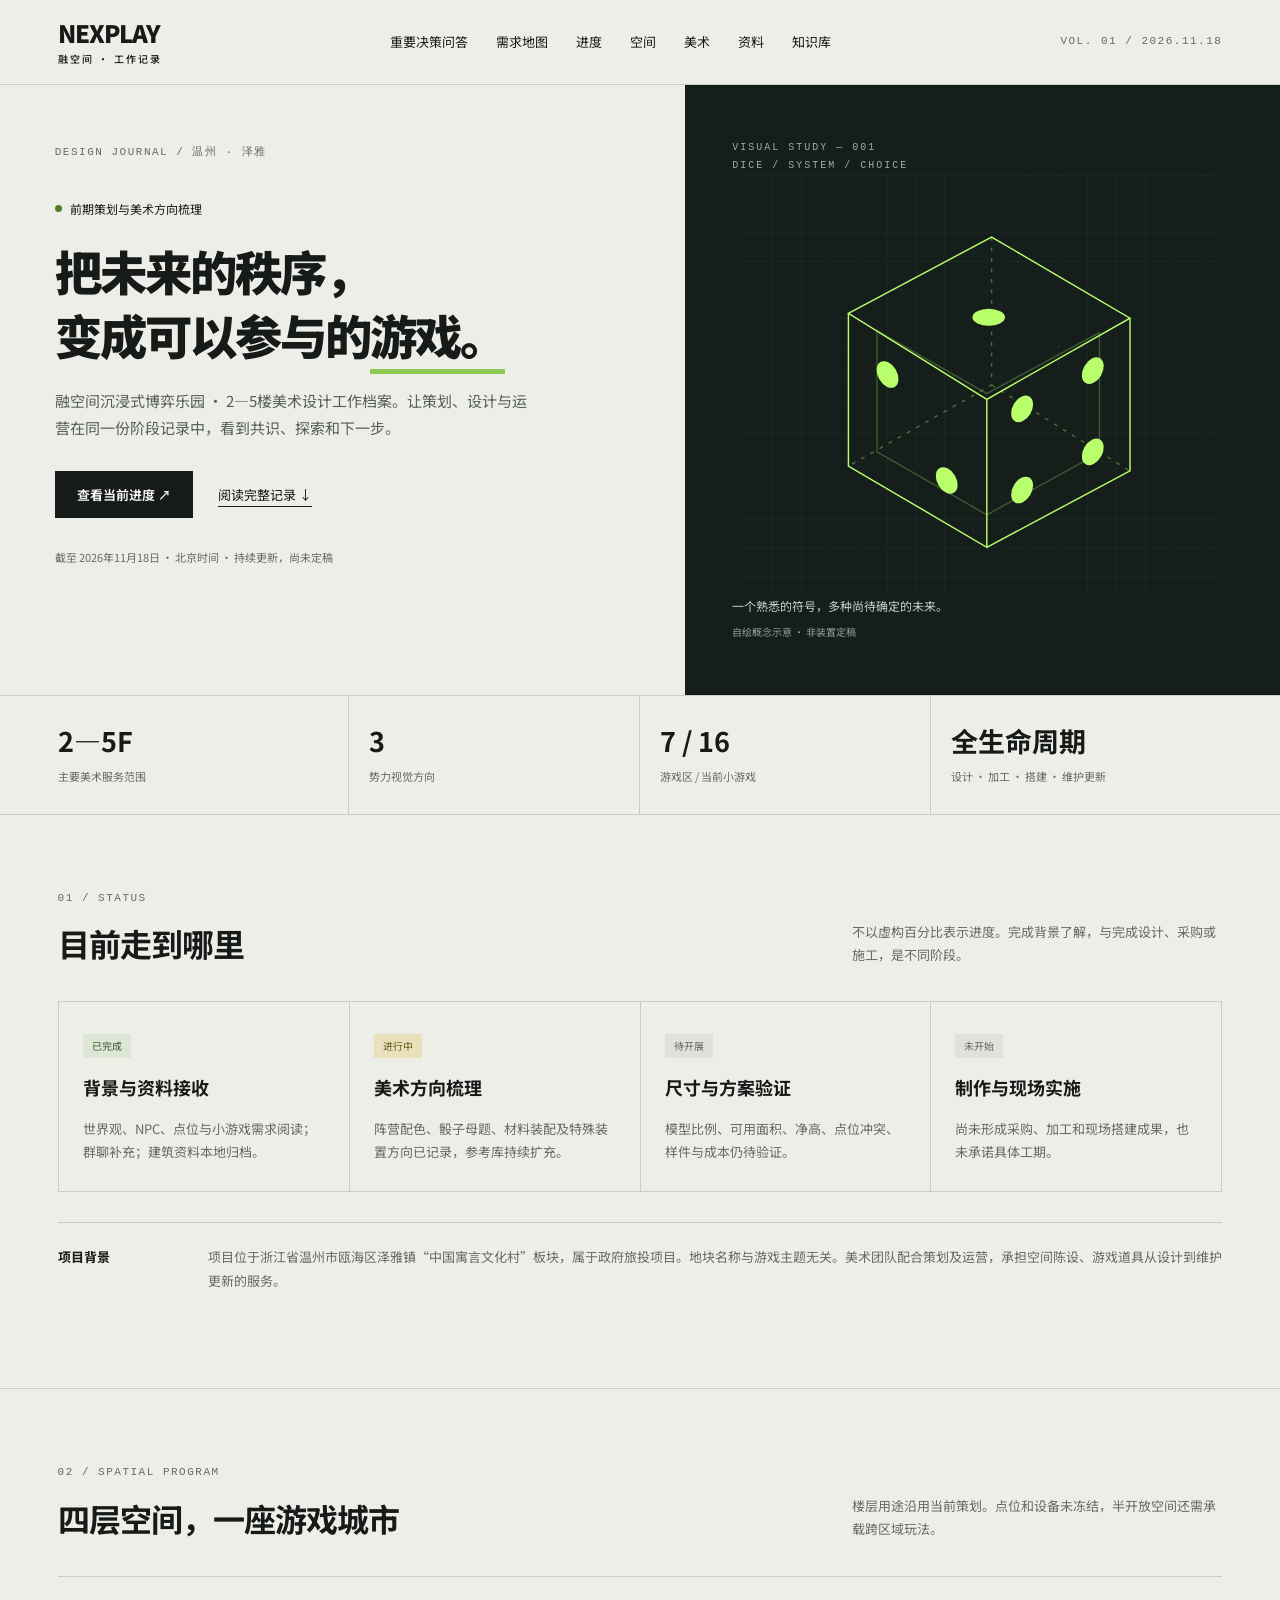
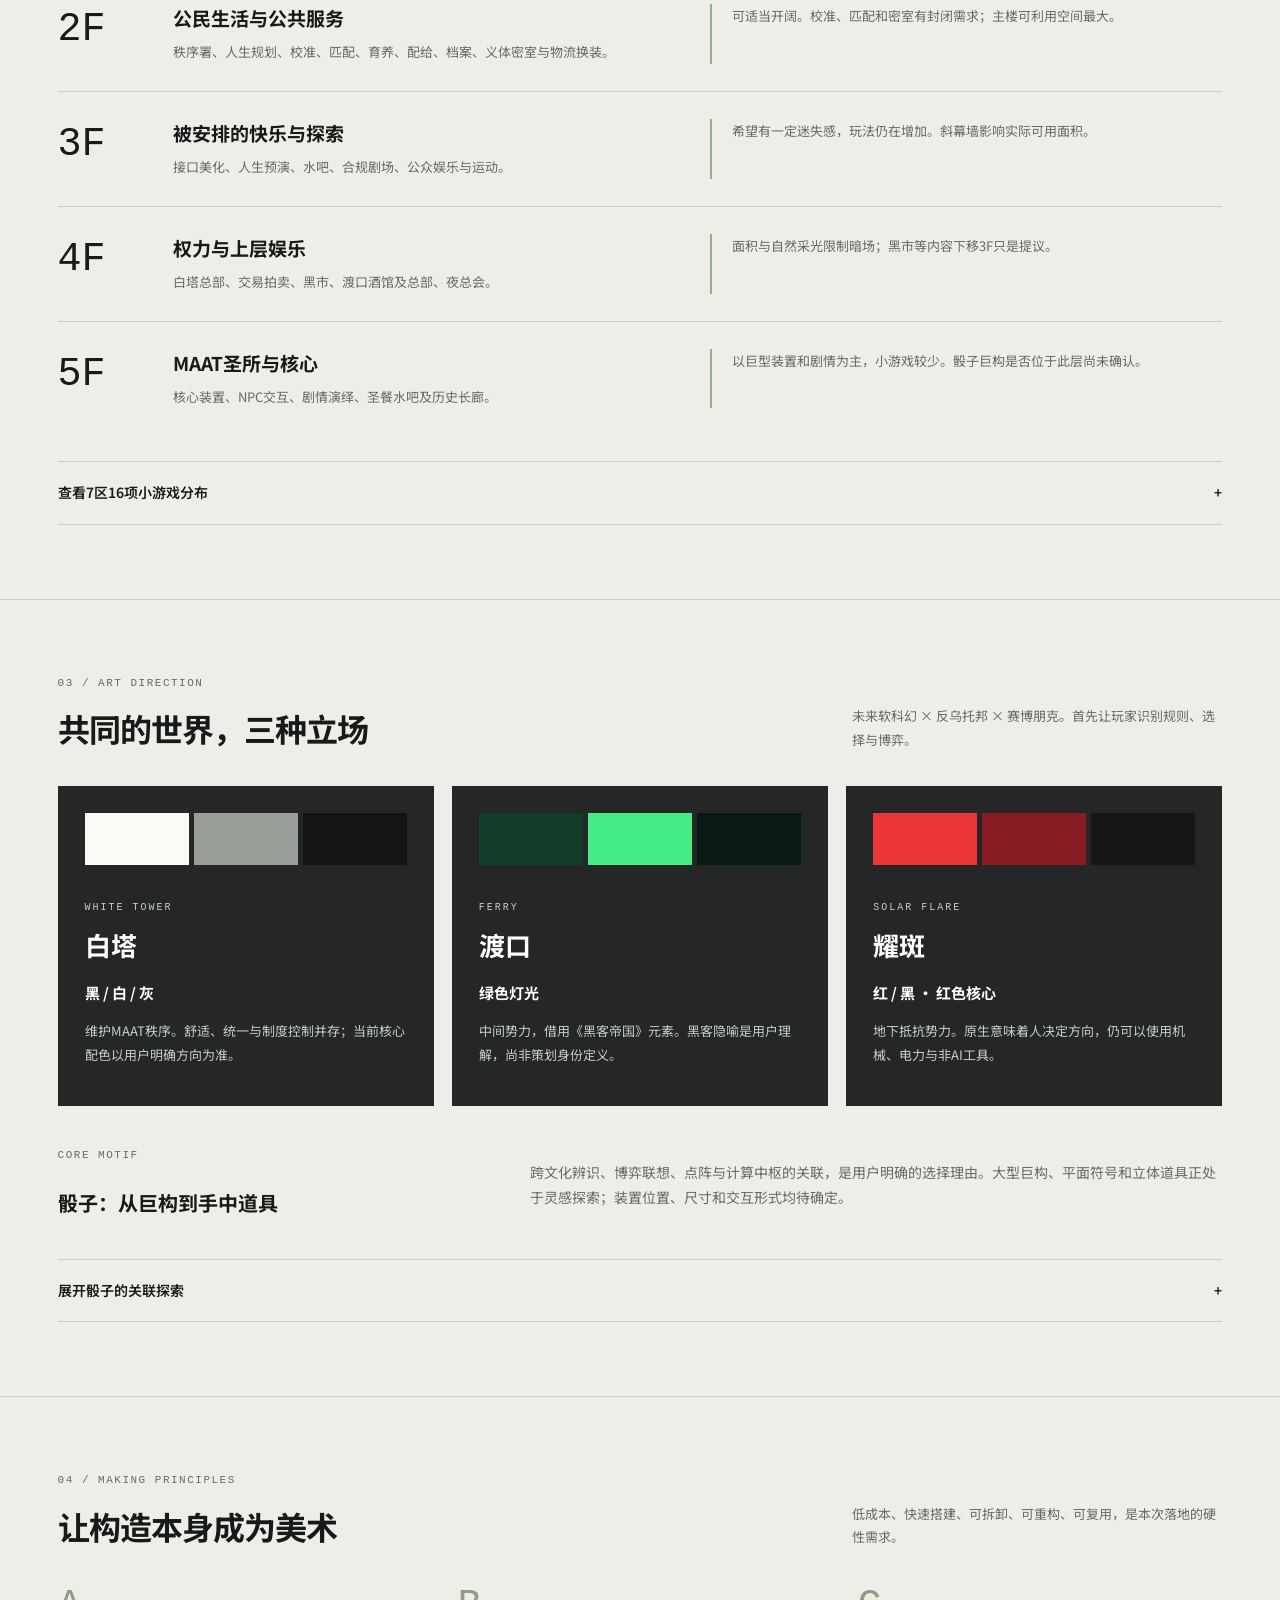
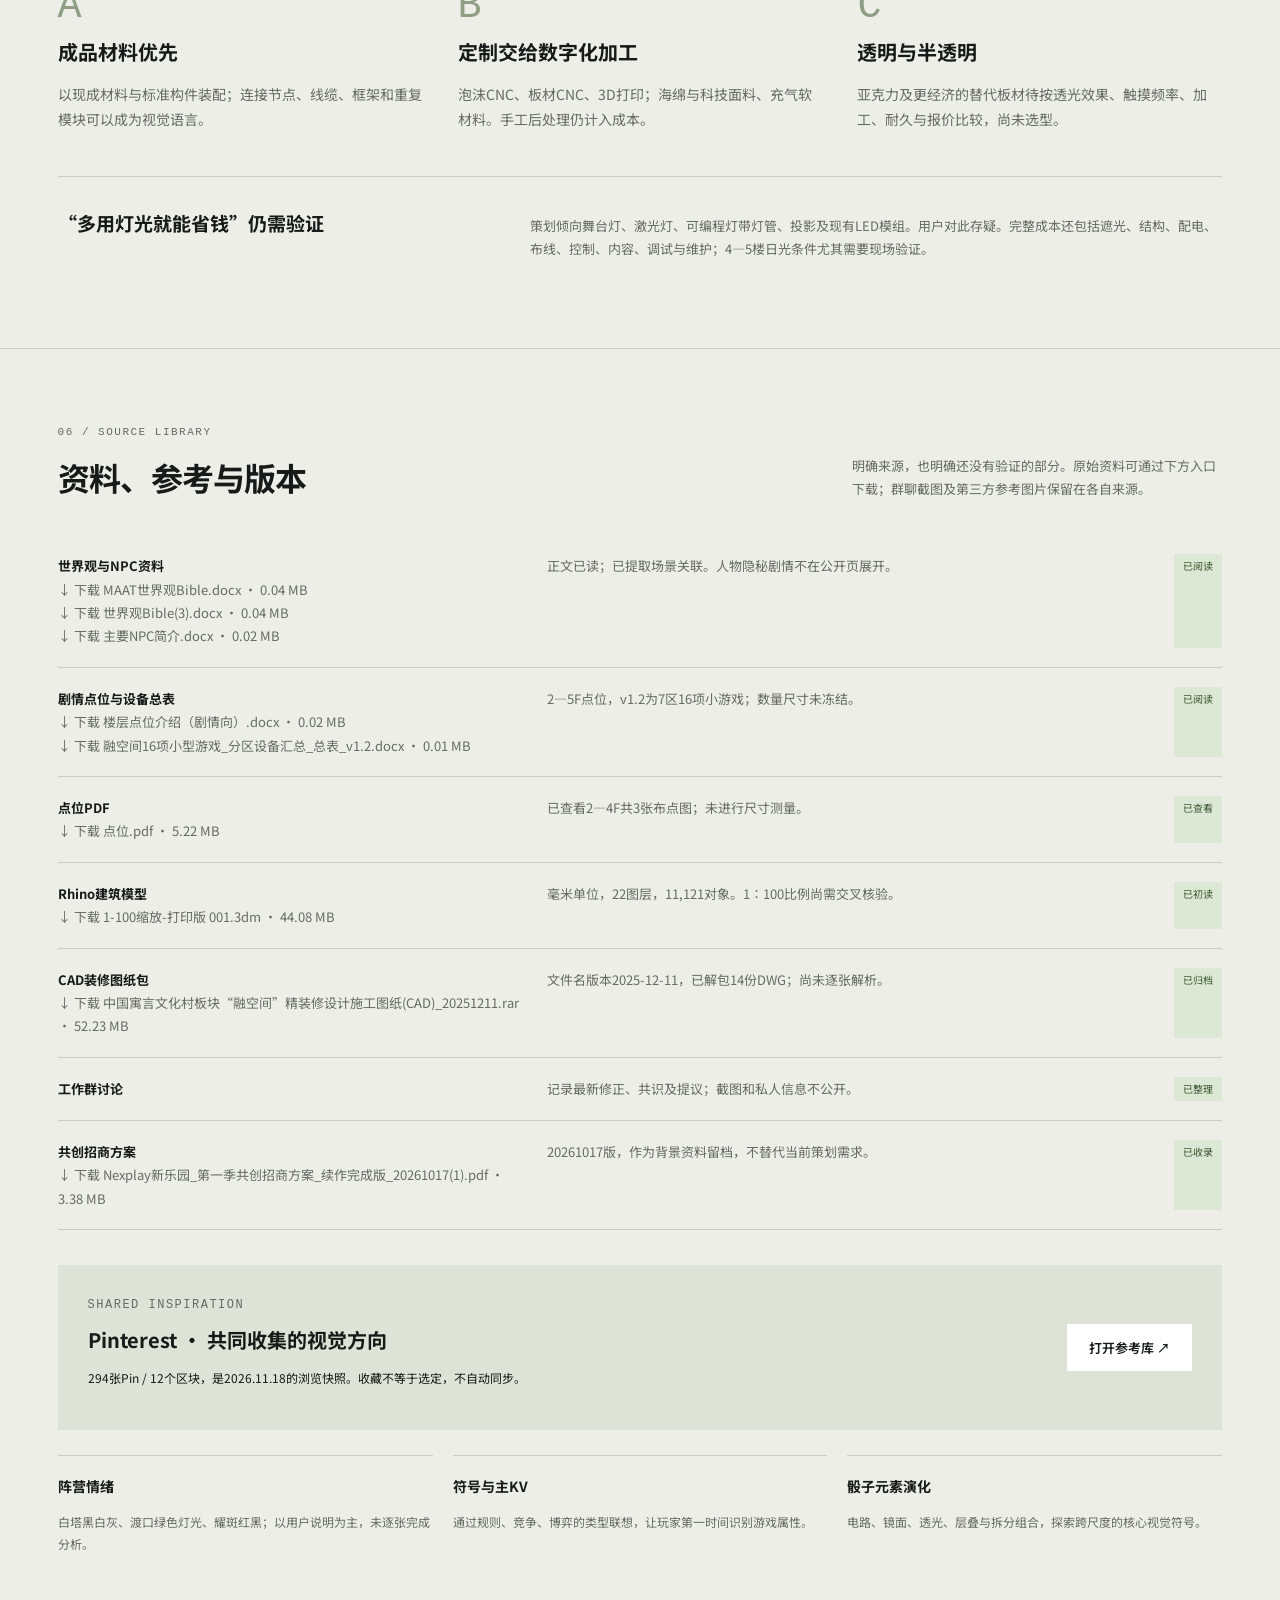
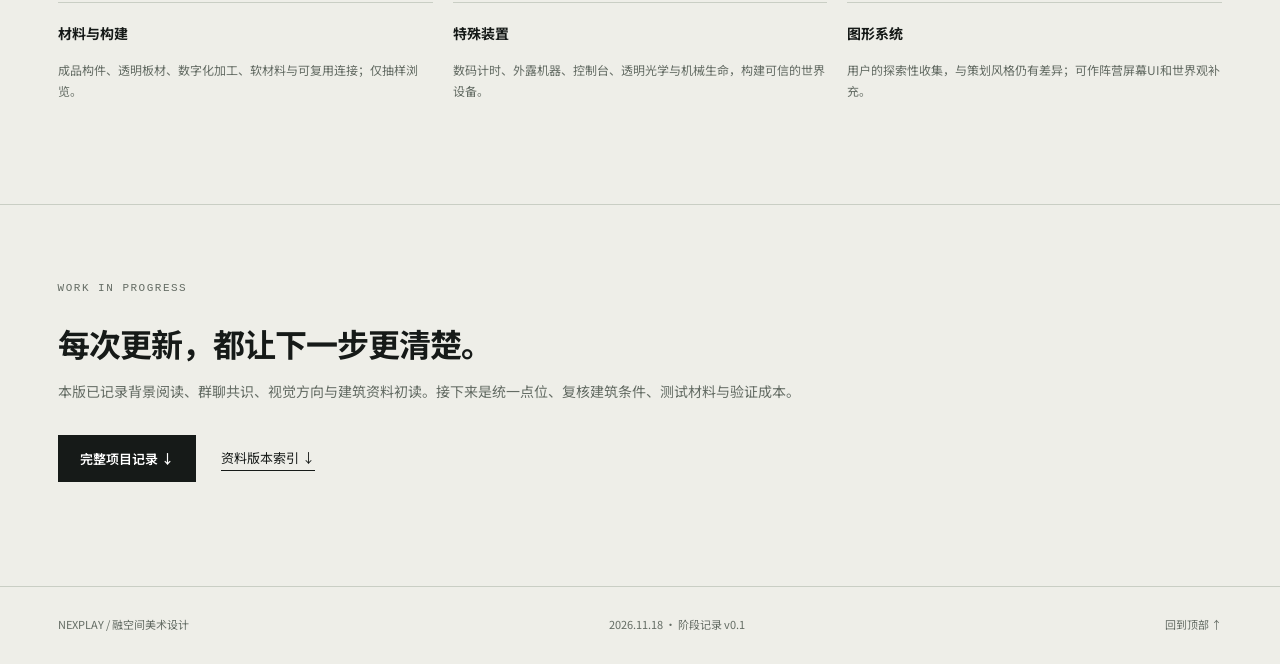
<file: index.html>
<!doctype html>
<html lang="zh-CN"><head><meta charset="utf-8"><meta name="viewport" content="width=device-width,initial-scale=1"><meta name="description" content="NEXPLAY融空间美术设计阶段记录：项目进度、楼层规划、阵营视觉、材料装配与待决策事项。"><title>NEXPLAY 融空间｜美术工作记录</title><link rel="stylesheet" href="style.css"></head>
<body><a class="skip" href="#main">跳到正文</a><header><a class="brand" href="#overview">NEXPLAY<span>融空间 · 工作记录</span></a><nav aria-label="主导航"><a href="questions.html" id="qa-nav">重要决策问答<span id="qa-badge" hidden></span></a><a href="requirements.html">需求地图</a><a href="#progress">进度</a><a href="#spaces">空间</a><a href="#visual">美术</a><a href="#sources">资料</a><a href="https://github.com/dongfeng19830925-stack/nexplay-art-progress/blob/main/KNOWLEDGE.md">知识库</a></nav><span class="edition">VOL. 01 / 2026.11.18</span></header>
<main id="main"><section class="hero" id="overview"><div class="hero-copy"><p class="eyebrow">DESIGN JOURNAL / 温州 · 泽雅</p><p class="phase"><span></span>前期策划与美术方向梳理</p><h1>把未来的秩序，<br>变成可以参与的<span>游戏。</span></h1><p class="intro">融空间沉浸式博弈乐园 · 2—5楼美术设计工作档案。让策划、设计与运营在同一份阶段记录中，看到共识、探索和下一步。</p><div class="hero-actions"><a class="button" href="#progress">查看当前进度 ↗</a><a class="text-link" href="project-record.md">阅读完整记录 ↓</a></div><p class="updated">截至 2026年11月18日 · 北京时间 · 持续更新，尚未定稿</p></div><div class="hero-art" aria-label="骰子点阵与计算模块的概念示意"><div class="coordinate">VISUAL STUDY — 001<br>DICE / SYSTEM / CHOICE</div><svg viewBox="0 0 500 440" role="img" aria-label="线框骰子示意"><defs><pattern id="grid" width="30" height="30" patternUnits="userSpaceOnUse"><path d="M 30 0 L 0 0 0 30" fill="none" stroke="#ffffff" stroke-opacity=".06"/></pattern></defs><rect width="500" height="440" fill="url(#grid)"/><g stroke="#b9ff6b" stroke-width="1.5" fill="none"><path d="M110 145 260 65 405 150 255 235Z M110 145V305L255 390V235 M405 150V310L255 390"/><path d="m140 163 115 66 118-64v126l-118 65-115-66Z" opacity=".25"/><path d="M260 65V220L110 305M260 220l145 90" stroke-dasharray="4 7" opacity=".35"/></g><g fill="#b9ff6b"><ellipse cx="257" cy="149" rx="17" ry="9"/><ellipse cx="151" cy="209" rx="10" ry="15" transform="rotate(-30 151 209)"/><ellipse cx="213" cy="320" rx="10" ry="15" transform="rotate(-30 213 320)"/><ellipse cx="292" cy="245" rx="10" ry="15" transform="rotate(30 292 245)"/><ellipse cx="366" cy="205" rx="10" ry="15" transform="rotate(30 366 205)"/><ellipse cx="292" cy="330" rx="10" ry="15" transform="rotate(30 292 330)"/><ellipse cx="366" cy="290" rx="10" ry="15" transform="rotate(30 366 290)"/></g></svg><div class="art-caption">一个熟悉的符号，多种尚待确定的未来。<small>自绘概念示意 · 非装置定稿</small></div></div></section>
<section class="facts" aria-label="项目范围"><div><b>2—5F</b><span>主要美术服务范围</span></div><div><b>3</b><span>势力视觉方向</span></div><div><b>7 / 16</b><span>游戏区 / 当前小游戏</span></div><div><b>全生命周期</b><span>设计 · 加工 · 搭建 · 维护更新</span></div></section>
<section class="section" id="progress"><div class="section-head"><div><p class="eyebrow">01 / STATUS</p><h2>目前走到哪里</h2></div><p>不以虚构百分比表示进度。完成背景了解，与完成设计、采购或施工，是不同阶段。</p></div><div id="milestones" class="milestones"></div><div class="scope"><b>项目背景</b><p>项目位于浙江省温州市瓯海区泽雅镇“中国寓言文化村”板块，属于政府旅投项目。地块名称与游戏主题无关。美术团队配合策划及运营，承担空间陈设、游戏道具从设计到维护更新的服务。</p></div></section>
<section class="section" id="spaces"><div class="section-head"><div><p class="eyebrow">02 / SPATIAL PROGRAM</p><h2>四层空间，一座游戏城市</h2></div><p>楼层用途沿用当前策划。点位和设备未冻结，半开放空间还需承载跨区域玩法。</p></div><div id="floors" class="floors"></div><details class="detail"><summary>查看7区16项小游戏分布 <span>+</span></summary><div id="games"></div><p class="note">数量来自v1.2设备总表，不代表项目全部互动或完整制作量。并发人数、主持流程、换场与复位待核对。</p></details></section>
<section class="section" id="visual"><div class="section-head"><div><p class="eyebrow">03 / ART DIRECTION</p><h2>共同的世界，三种立场</h2></div><p>未来软科幻 × 反乌托邦 × 赛博朋克。首先让玩家识别规则、选择与博弈。</p></div><div id="factions" class="factions"></div><div class="dice-note"><div><p class="eyebrow">CORE MOTIF</p><h3>骰子：从巨构到手中道具</h3></div><p>跨文化辨识、博弈联想、点阵与计算中枢的关联，是用户明确的选择理由。大型巨构、平面符号和立体道具正处于灵感探索；装置位置、尺寸和交互形式均待确定。</p></div><details class="detail"><summary>展开骰子的关联探索 <span>+</span></summary><p>随机与最优人生；看不见的骰子面与隐藏规则；点阵到电路、神经节点；谁拥有投掷权；人进入骰子的尺度转换；同一形体在不同阵营的演化。</p><p class="note">上述为讨论中的创意发散，尚未转为策划设定或制作任务。</p></details></section>
<section class="section" id="making"><div class="section-head"><div><p class="eyebrow">04 / MAKING PRINCIPLES</p><h2>让构造本身成为美术</h2></div><p>低成本、快速搭建、可拆卸、可重构、可复用，是本次落地的硬性需求。</p></div><div class="making-grid"><article><span class="number">A</span><h3>成品材料优先</h3><p>以现成材料与标准构件装配；连接节点、线缆、框架和重复模块可以成为视觉语言。</p></article><article><span class="number">B</span><h3>定制交给数字化加工</h3><p>泡沫CNC、板材CNC、3D打印；海绵与科技面料、充气软材料。手工后处理仍计入成本。</p></article><article><span class="number">C</span><h3>透明与半透明</h3><p>亚克力及更经济的替代板材待按透光效果、触摸频率、加工、耐久与报价比较，尚未选型。</p></article></div><div class="cost-note"><h3>“多用灯光就能省钱”仍需验证</h3><p>策划倾向舞台灯、激光灯、可编程灯带灯管、投影及现有LED模组。用户对此存疑。完整成本还包括遮光、结构、配电、布线、控制、内容、调试与维护；4—5楼日光条件尤其需要现场验证。</p></div></section>

<section class="section" id="sources"><div class="section-head"><div><p class="eyebrow">06 / SOURCE LIBRARY</p><h2>资料、参考与版本</h2></div><p>明确来源，也明确还没有验证的部分。原始资料可通过下方入口下载；群聊截图及第三方参考图片保留在各自来源。</p></div><div id="sources-list"></div><div class="reference"><div><p class="eyebrow">SHARED INSPIRATION</p><h3>Pinterest · 共同收集的视觉方向</h3><p>294张Pin / 12个区块，是2026.11.18的浏览快照。收藏不等于选定，不自动同步。</p></div><a class="button light" href="https://www.pinterest.com/dongfeng19830925/nexplay2026-%E7%BE%8E%E6%9C%AF%E8%AE%BE%E8%AE%A1/" target="_blank" rel="noopener">打开参考库 ↗</a></div><div id="boards" class="boards"></div></section>
<section class="section closing"><p class="eyebrow">WORK IN PROGRESS</p><h2>每次更新，都让下一步更清楚。</h2><p>本版已记录背景阅读、群聊共识、视觉方向与建筑资料初读。接下来是统一点位、复核建筑条件、测试材料与验证成本。</p><div class="hero-actions"><a class="button" href="project-record.md">完整项目记录 ↓</a><a class="text-link" href="source-index.md">资料版本索引 ↓</a></div></section></main><footer><span>NEXPLAY / 融空间美术设计</span><span>2026.11.18 · 阶段记录 v0.1</span><a href="#overview">回到顶部 ↑</a></footer><script src="data.js"></script><script src="app.js"></script><script src="qa-notifications.js"></script><script src="text-links.js"></script></body></html>
</file>
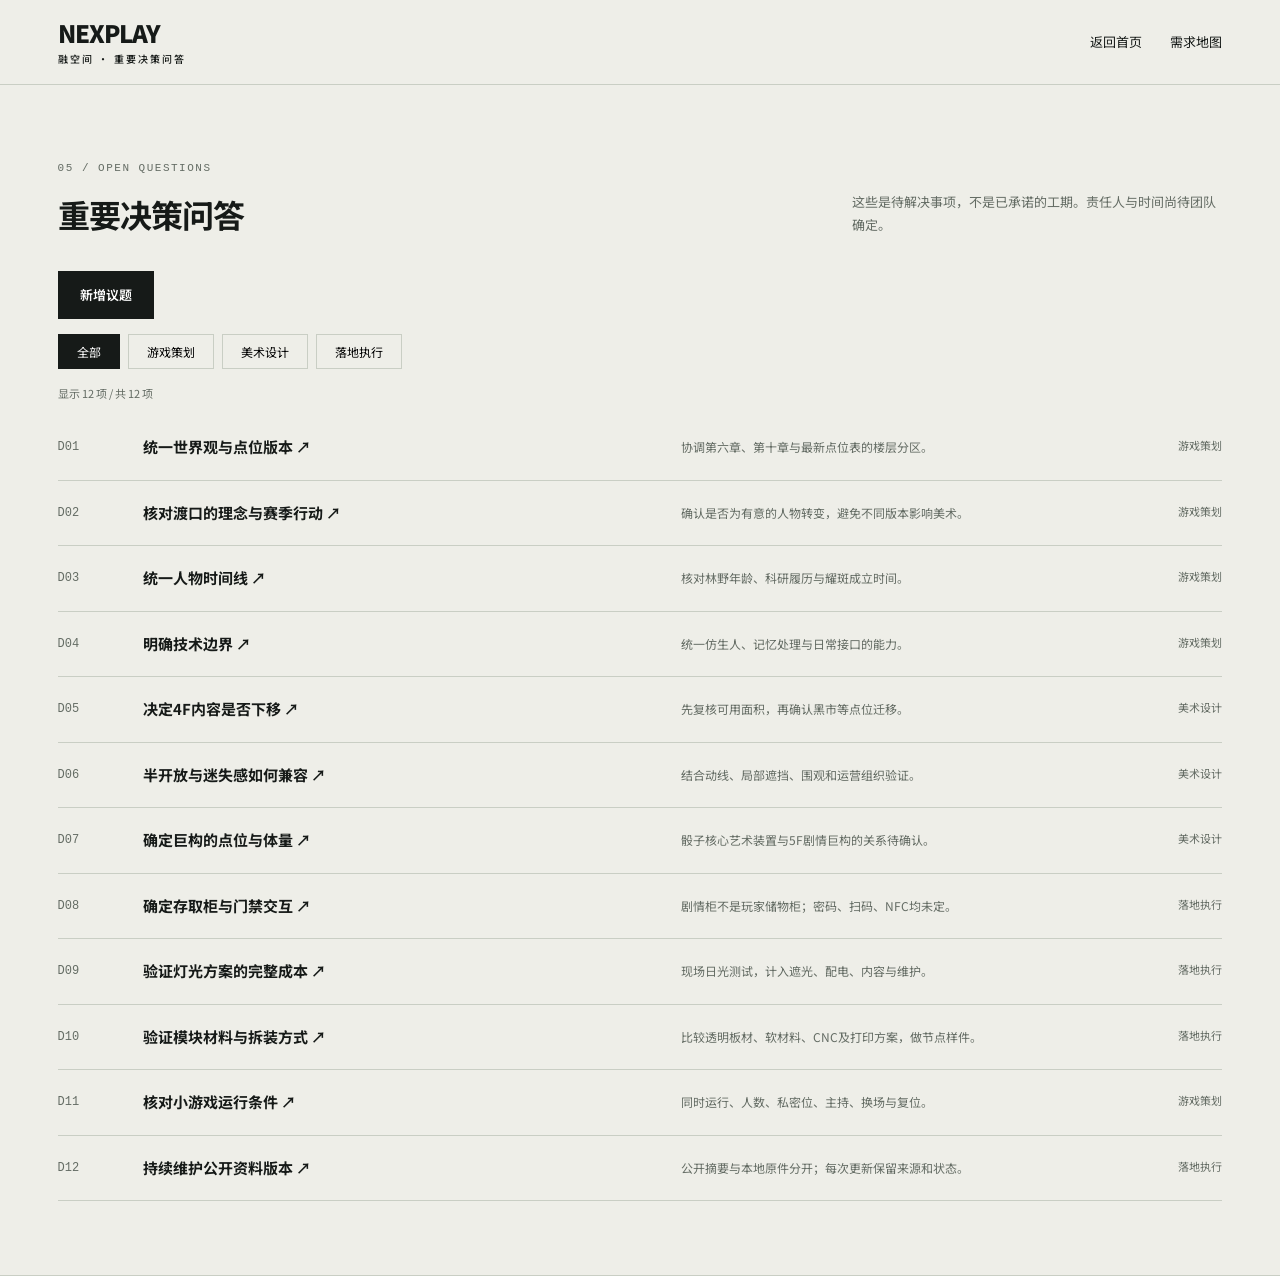
<file: questions.html>
<!doctype html><html lang="zh-CN"><head><meta charset="utf-8"><meta name="viewport" content="width=device-width,initial-scale=1"><title>重要决策问答 · NEXPLAY</title><link rel="stylesheet" href="style.css"></head><body><header><a class="brand" href="index.html">NEXPLAY<span>融空间 · 重要决策问答</span></a><nav><a href="index.html">返回首页</a><a href="requirements.html">需求地图</a></nav></header><main><section class="section" id="decisions"><div class="section-head"><div><p class="eyebrow">05 / OPEN QUESTIONS</p><h2>重要决策问答</h2></div><p>这些是待解决事项，不是已承诺的工期。责任人与时间尚待团队确定。</p></div><p><a id="new-topic" class="button"  href="https://www.nexplay.world/p/6d0b15dd31ac4f09bf4c965b9373ce84?mode=manage">新增议题</a></p><div class="filters" role="group" aria-label="筛选待办"><button class="active" data-filter="全部" aria-pressed="true">全部</button><button data-filter="游戏策划" aria-pressed="false">游戏策划</button><button data-filter="美术设计" aria-pressed="false">美术设计</button><button data-filter="落地执行" aria-pressed="false">落地执行</button></div><p id="topic-save-status" role="status"></p><p id="result-count" class="note" aria-live="polite"></p><div id="decision-list" class="decision-list"></div></section></main><script src="data.js"></script><script src="questions.js?v=3"></script><script src="qa-notifications.js?v=2"></script><script src="text-links.js"></script></body></html>
</file>
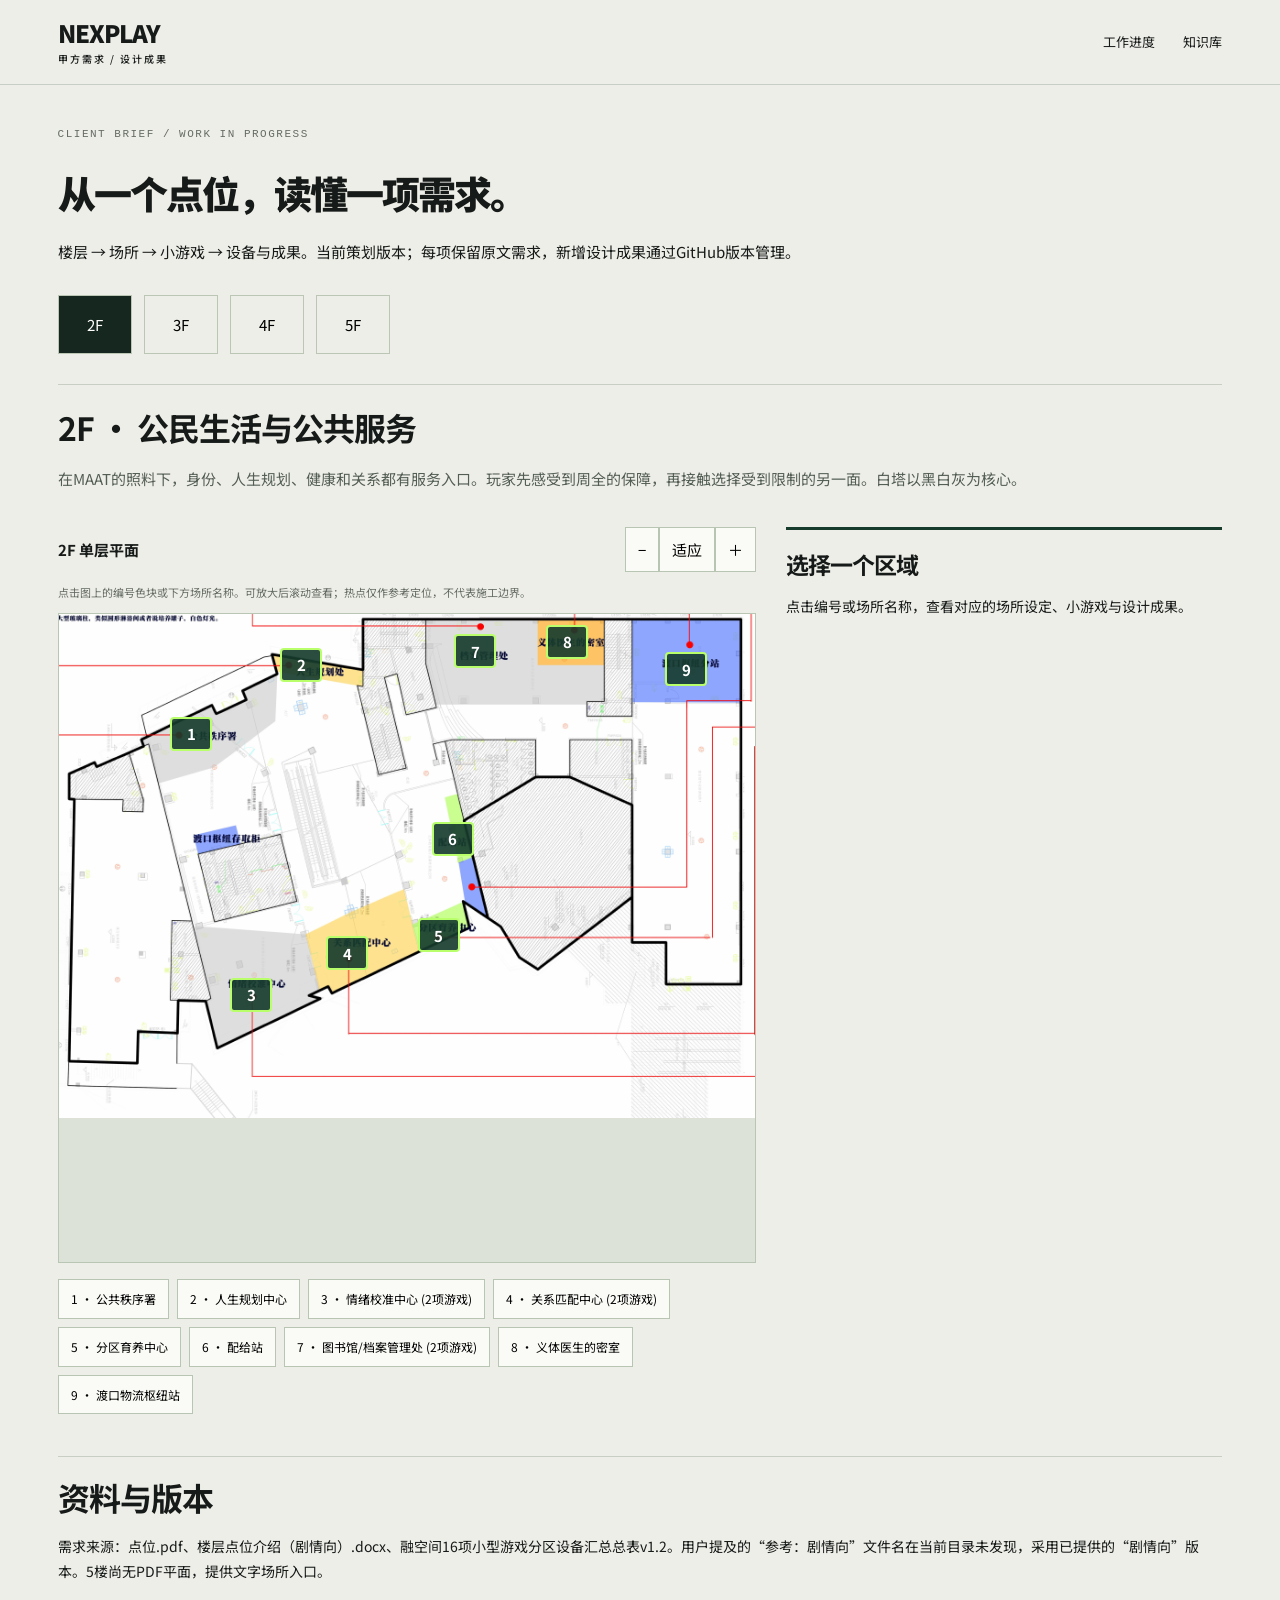
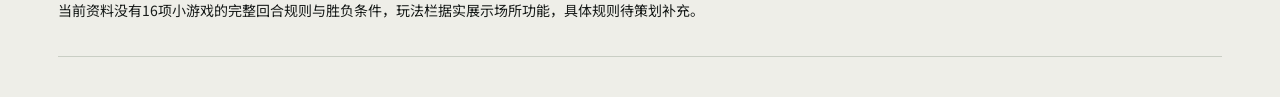
<file: requirements.html>
<!doctype html><html lang="zh-CN"><head><meta charset="utf-8"><meta name="viewport" content="width=device-width,initial-scale=1"><title>甲方需求地图 · NEXPLAY</title><link rel="stylesheet" href="style.css"><link rel="stylesheet" href="requirements.css"></head><body><header><a class="brand" href="index.html">NEXPLAY<span>甲方需求 / 设计成果</span></a><nav><a href="index.html">工作进度</a><a href="https://github.com/dongfeng19830925-stack/nexplay-art-progress/blob/main/KNOWLEDGE.md">知识库</a></nav></header><main class="map-main"><p class="eyebrow">CLIENT BRIEF / WORK IN PROGRESS</p><h1>从一个点位，读懂一项需求。</h1><p>楼层 → 场所 → 小游戏 → 设备与成果。当前策划版本；每项保留原文需求，新增设计成果通过GitHub版本管理。</p><div id="floor-select" class="floor-select"></div><section id="floor-intro" class="floor-intro"></section><div class="map-workspace"><section><div class="map-tools"><b id="map-title"></b><div><button id="zoom-out" aria-label="缩小">−</button><button id="zoom-reset">适应</button><button id="zoom-in" aria-label="放大">＋</button></div></div><p class="note">点击图上的编号色块或下方场所名称。可放大后滚动查看；热点仅作参考定位，不代表施工边界。</p><div class="map-scroll"><div id="map-canvas"></div></div><div id="area-list" class="area-list"></div></section><aside id="selection"><h2>选择一个区域</h2><p>同一区域的多个小游戏共享场所。点击后选择具体游戏，可查看完整设备条目。</p></aside></div><section class="detail"><h2>资料与版本</h2><p>需求来源：点位.pdf、楼层点位介绍（剧情向）.docx、融空间16项小型游戏分区设备汇总总表v1.2。用户提及的“参考：剧情向”文件名在当前目录未发现，采用已提供的“剧情向”版本。5楼尚无PDF平面，提供文字场所入口。</p><p>当前资料没有16项小游戏的完整回合规则与胜负条件，玩法栏据实展示场所功能，具体规则待策划补充。</p></section></main><dialog id="detail-dialog"><button id="close-dialog" class="close">关闭 ×</button><div id="dialog-content"></div></dialog><script src="equipment-brief.js"></script><script src="requirements-app.js"></script><script src="text-links.js"></script></body></html>
</file>
<file: style.css>
@import url('https://fonts.googleapis.com/css2?family=Noto+Sans+SC:wght@400;500;600;700;900&display=swap');
:root{--paper:#eeeee8;--ink:#161a18;--muted:#646c64;--line:#c9cec4;--green:#b9ff6b}*{box-sizing:border-box}html{scroll-behavior:smooth;scroll-padding-top:100px}body{margin:0;background:var(--paper);color:var(--ink);font-family:'Noto Sans SC',system-ui,sans-serif;font-size:15px;line-height:1.8}a{color:inherit;text-decoration:none}button{font:inherit;cursor:pointer}a:focus-visible,button:focus-visible,summary:focus-visible{outline:3px solid #467d1c;outline-offset:5px}.skip{position:absolute;left:20px;top:-80px;background:var(--green);z-index:20;padding:10px}.skip:focus{top:10px}header{display:flex;align-items:center;justify-content:space-between;gap:28px;padding:19px 4.5%;background:var(--paper);border-bottom:1px solid var(--line);position:sticky;top:0;z-index:10}.brand{font-size:24px;font-weight:900;letter-spacing:-1px;line-height:1.2}.brand span{display:block;font-size:10px;letter-spacing:2px;margin-top:5px;font-weight:500}nav{display:flex;gap:28px;font-size:13px}nav a:hover{color:#467d1c}.edition,.eyebrow{font-family:monospace;font-size:11px;letter-spacing:1.5px}.edition{color:var(--muted)}main{max-width:1600px;margin:auto}.hero{display:grid;grid-template-columns:1.15fr 1fr;min-height:610px}.hero-copy{padding:58px 7% 50px 8%}.eyebrow{color:var(--muted);margin:0 0 22px}.phase{font-size:12px;display:flex;align-items:center;gap:8px;margin-top:35px}.phase span{height:7px;width:7px;border-radius:50%;background:#4e7c2b}h1{font-size:clamp(34px,3.7vw,61px);line-height:1.35;letter-spacing:-2px;font-weight:900;margin:20px 0}h1 span{border-bottom:5px solid #8bc854}.intro{max-width:480px;font-size:15px;color:#535e55}.hero-actions{display:flex;align-items:center;gap:25px;flex-wrap:wrap;margin:30px 0}.button{display:inline-flex;background:var(--ink);color:#fff;padding:12px 22px;font-size:13px;font-weight:600}.button:hover{background:#354b31}.text-link{font-size:13px;border-bottom:1px solid}.updated{font-size:11px;color:var(--muted);margin-top:30px}.hero-art{position:relative;background:#151e1b;color:#dce7d7;display:flex;flex-direction:column;justify-content:center;padding:38px 8%;overflow:hidden}.coordinate{font:10px/1.8 monospace;letter-spacing:2px;color:#9cae9f}.hero-art svg{width:100%;max-height:420px}.art-caption{font-size:12px;color:#c5d1c7}.art-caption small{display:block;font-size:10px;color:#8c9e90;margin-top:6px}.facts{display:grid;grid-template-columns:repeat(4,1fr);border-top:1px solid var(--line);border-bottom:1px solid var(--line);padding:0 4.5%}.facts>div{padding:27px 20px;border-right:1px solid var(--line)}.facts>div:first-child{padding-left:0}.facts>div:last-child{border:0}.facts b{font-size:27px;line-height:1.3;display:block}.facts span{display:block;font-size:11px;color:var(--muted);margin-top:9px}.section{padding:74px 4.5%;border-bottom:1px solid var(--line)}.section-head{display:flex;align-items:flex-end;justify-content:space-between;gap:45px;margin-bottom:35px}.section-head .eyebrow{margin-bottom:13px}h2{font-size:32px;line-height:1.4;letter-spacing:-1px;margin:0}h3{font-size:20px;line-height:1.5;margin:8px 0 15px}.section-head>p{font-size:13px;color:var(--muted);max-width:370px;margin:0}.milestones{display:grid;grid-template-columns:repeat(4,1fr);gap:1px;background:var(--line);border:1px solid var(--line)}.milestone{background:var(--paper);padding:28px 24px}.milestone b{display:block;font-size:18px;margin:13px 0}.milestone p{font-size:13px;color:var(--muted);margin:0}.tag{display:inline-block;font-size:10px;padding:3px 9px;background:#dde7d6;color:#3c5931}.tag.pending{background:#e0e1dc;color:#646c64}.tag.current{background:#eae0bc;color:#66581b}.scope{display:grid;grid-template-columns:150px 1fr;margin-top:30px;padding:22px 0;border-top:1px solid var(--line);font-size:13px}.scope p{margin:0;color:var(--muted)}.floor{display:grid;grid-template-columns:90px 1fr 1fr;gap:25px;padding:27px 0;border-top:1px solid var(--line)}.floor strong{font:40px/1.3 monospace}.floor h3{margin:0 0 8px;font-size:19px}.floor p{font-size:13px;color:var(--muted);margin:0}.floor .constraint{border-left:2px solid #96ad87;padding-left:20px}.detail{border-top:1px solid var(--line);border-bottom:1px solid var(--line);margin-top:26px;padding:18px 0}.detail summary{cursor:pointer;list-style:none;font-weight:600;font-size:14px}.detail summary span{float:right}.detail[open] summary{margin-bottom:22px}.detail p{font-size:14px}table{border-collapse:collapse;width:100%;font-size:13px;text-align:left}td,th{padding:13px 12px;border-bottom:1px solid var(--line);vertical-align:top}th{font-size:11px;color:var(--muted);font-weight:500}.note{font-size:11px!important;color:var(--muted)}.factions{display:grid;grid-template-columns:repeat(3,1fr);gap:18px}.faction{min-height:285px;padding:27px;color:white;position:relative;overflow:hidden;background:#242725}.faction .swatch{height:52px;display:flex;gap:5px;margin-bottom:25px}.swatch i{flex:1}.faction h3{font-size:26px}.faction p{font-size:13px;color:#c6cdc6}.faction small{font:10px monospace;letter-spacing:2px;color:#c6cdc6}.dice-note{display:grid;grid-template-columns:1fr 1.6fr;gap:40px;margin-top:40px}.dice-note p{font-size:14px;color:var(--muted)}.dice-note .eyebrow{font-size:11px}.making-grid{display:grid;grid-template-columns:repeat(3,1fr);gap:35px}.number{font:40px monospace;color:#8e9e82}.making-grid p{font-size:14px;color:var(--muted)}.cost-note{margin-top:30px;padding:24px 0 0;border-top:1px solid var(--line);display:grid;grid-template-columns:1fr 1.6fr;gap:40px}.cost-note h3{font-size:19px}.cost-note p{font-size:13px;color:var(--muted)}.filters{display:flex;gap:8px}.filters button{border:1px solid var(--line);background:transparent;padding:6px 18px;font-size:12px}.filters button.active{background:var(--ink);color:white;border-color:var(--ink)}.decision{display:grid;grid-template-columns:65px 1.15fr 1fr 70px;gap:20px;padding:21px 0;border-bottom:1px solid var(--line);align-items:start}.decision .id{font:12px monospace;color:var(--muted);padding-top:4px}.decision h3{font-size:15px;margin:0}.decision p{font-size:12px;color:var(--muted);margin:0}.decision .category{font-size:11px;color:var(--muted);text-align:right}.source-row{display:grid;grid-template-columns:1fr 1.3fr auto;gap:28px;padding:19px 0;border-bottom:1px solid var(--line);font-size:13px}.source-row p{color:var(--muted);margin:0}.reference{padding:30px;background:#dde3d6;display:flex;align-items:center;justify-content:space-between;gap:25px;margin-top:35px}.reference p{font-size:12px}.reference .eyebrow{margin-bottom:5px}.reference h3{margin-bottom:6px}.light{background:#fff;color:var(--ink);white-space:nowrap}.boards{display:grid;grid-template-columns:repeat(3,1fr);gap:20px;margin-top:25px}.board{padding:16px 0;border-top:1px solid var(--line)}.board b{font-size:14px}.board p{font-size:12px;color:var(--muted)}.closing{max-width:900px;border-bottom:0}.closing p:not(.eyebrow){color:var(--muted);font-size:14px}footer{border-top:1px solid var(--line);padding:28px 4.5%;display:flex;justify-content:space-between;font-size:11px;color:var(--muted)}@media(max-width:950px){.edition{display:none}.hero{grid-template-columns:1fr 0.85fr}.hero-copy{padding:40px 7%}h1{font-size:37px}.milestones{grid-template-columns:repeat(2,1fr)}.section-head{align-items:start}.decision{grid-template-columns:40px 1fr 1fr}.decision .category{display:none}}@media(max-width:650px){header{flex-wrap:wrap;gap:16px;padding:15px 6%}nav{gap:22px;width:100%;overflow:auto}nav a{white-space:nowrap}.brand{font-size:22px}.hero{display:block}.hero-copy{padding:36px 6%}.hero-art{padding:25px 6%}.hero-art svg{max-height:290px}.facts{grid-template-columns:repeat(2,1fr);padding:0 6%}.facts>div{padding:20px 10px;border-bottom:1px solid var(--line)}.facts>div:nth-child(2){border-right:0}.facts>div:nth-child(3){padding-left:0}.facts b{font-size:24px}.section{padding:45px 6%}.section-head{display:block}.section-head>p{margin-top:18px}h2{font-size:27px}.milestone{padding:20px 15px}.scope{display:block}.scope b{display:block;margin-bottom:10px}.floor{grid-template-columns:55px 1fr;gap:15px}.floor strong{font-size:32px}.floor .constraint{grid-column:2}.factions,.making-grid,.boards{grid-template-columns:1fr}.faction{min-height:210px}.dice-note,.cost-note{display:block}.decision{grid-template-columns:36px 1fr;gap:10px}.decision p{grid-column:2}.source-row{grid-template-columns:1fr;gap:6px}.source-row .tag{justify-self:start}.reference{display:block;padding:23px}.reference .button{margin-top:15px}td,th{padding:10px 5px;font-size:11px}footer{gap:14px;flex-wrap:wrap}.hero-actions{gap:18px}}

.qa-highlight{color:#b72d2d!important;font-weight:700}#qa-badge{margin-left:6px;background:#b72d2d;color:white;border-radius:12px;padding:3px 7px;font-size:12px;white-space:nowrap}.qa-update-tag{color:#b72d2d;font-size:14px}
</file>
<file: requirements.css>
.map-main{padding:40px 4.5%}.map-main h1{font-size:38px}.floor-select{display:flex;gap:12px;margin:30px 0}.floor-select button{padding:15px 28px;border:1px solid #bbc6b5;background:transparent}.floor-select button[aria-pressed=true]{background:#16271f;color:white}.floor-intro{padding:20px 0;border-top:1px solid #c9cec4}.floor-intro p{max-width:1000px;color:#535e55}.map-workspace{display:grid;grid-template-columns:minmax(0,1.6fr) minmax(300px,1fr);gap:30px}.map-tools{display:flex;justify-content:space-between;align-items:center}.map-tools button,.game-button,.area-list button,.tabs button{border:1px solid #b8c5b2;padding:8px 12px;background:#fafbf6}.map-scroll{height:650px;overflow:auto;border:1px solid #bac6b4;background:#dce2d7}#map-canvas{position:relative;width:100%;min-width:500px}#map-canvas img{width:100%;display:block}.hotspot{position:absolute;transform:translate(-50%,-50%);background:#173c2ee8;color:#fff;border:2px solid #b9ff6b;border-radius:4px;min-width:42px;min-height:34px;font-weight:bold}.hotspot:hover,.hotspot:focus-visible{background:#a8ec69;color:#10241a;outline:3px solid white;z-index:2}.area-list{display:flex;flex-wrap:wrap;gap:8px;margin:16px 0}.area-list button{font-size:12px;text-align:left}#selection{border-top:3px solid #173c2e;padding-top:18px}#selection h2{font-size:23px}#selection p{font-size:14px}.game-button{display:block;width:100%;text-align:left;margin:8px 0;padding:15px}.game-button span{display:block;font-size:12px;color:#56644f}dialog{border:0;padding:30px;width:min(800px,95vw);max-height:90vh;background:#f2f3ec;color:#162018}dialog::backdrop{background:#07180fbb}.close{float:right;padding:8px 16px;background:#173c2e;color:white;border:0}.tabs{display:flex;gap:8px;flex-wrap:wrap;margin:20px 0}.tabs button[aria-selected=true]{background:#173c2e;color:white}.equipment{padding-left:25px}.equipment li{padding:10px;border-bottom:1px solid #c9cec4}.meta{font-size:13px;color:#53634d}.panel label{display:block;margin:15px 0 5px}.panel input,.panel textarea{width:100%;padding:10px;font:inherit;background:white;border:1px solid #b7c6b0}.panel textarea{min-height:110px}.panel .button{margin:14px 8px 0 0}.deliverable{padding:15px 0;border-bottom:1px solid #c9cec4}.empty-map{padding:60px 20px;text-align:center}.notice{padding:15px;border-left:3px solid #778e55;font-size:13px}.draft-status{font-size:12px;color:#4c632b}@media(max-width:800px){.map-workspace{grid-template-columns:1fr}.map-scroll{height:480px}.floor-select button{padding:12px 20px}.map-main h1{font-size:29px}dialog{padding:20px}}
.panel [hidden]{display:none!important}.panel p,.panel a{overflow-wrap:anywhere}
</file>
